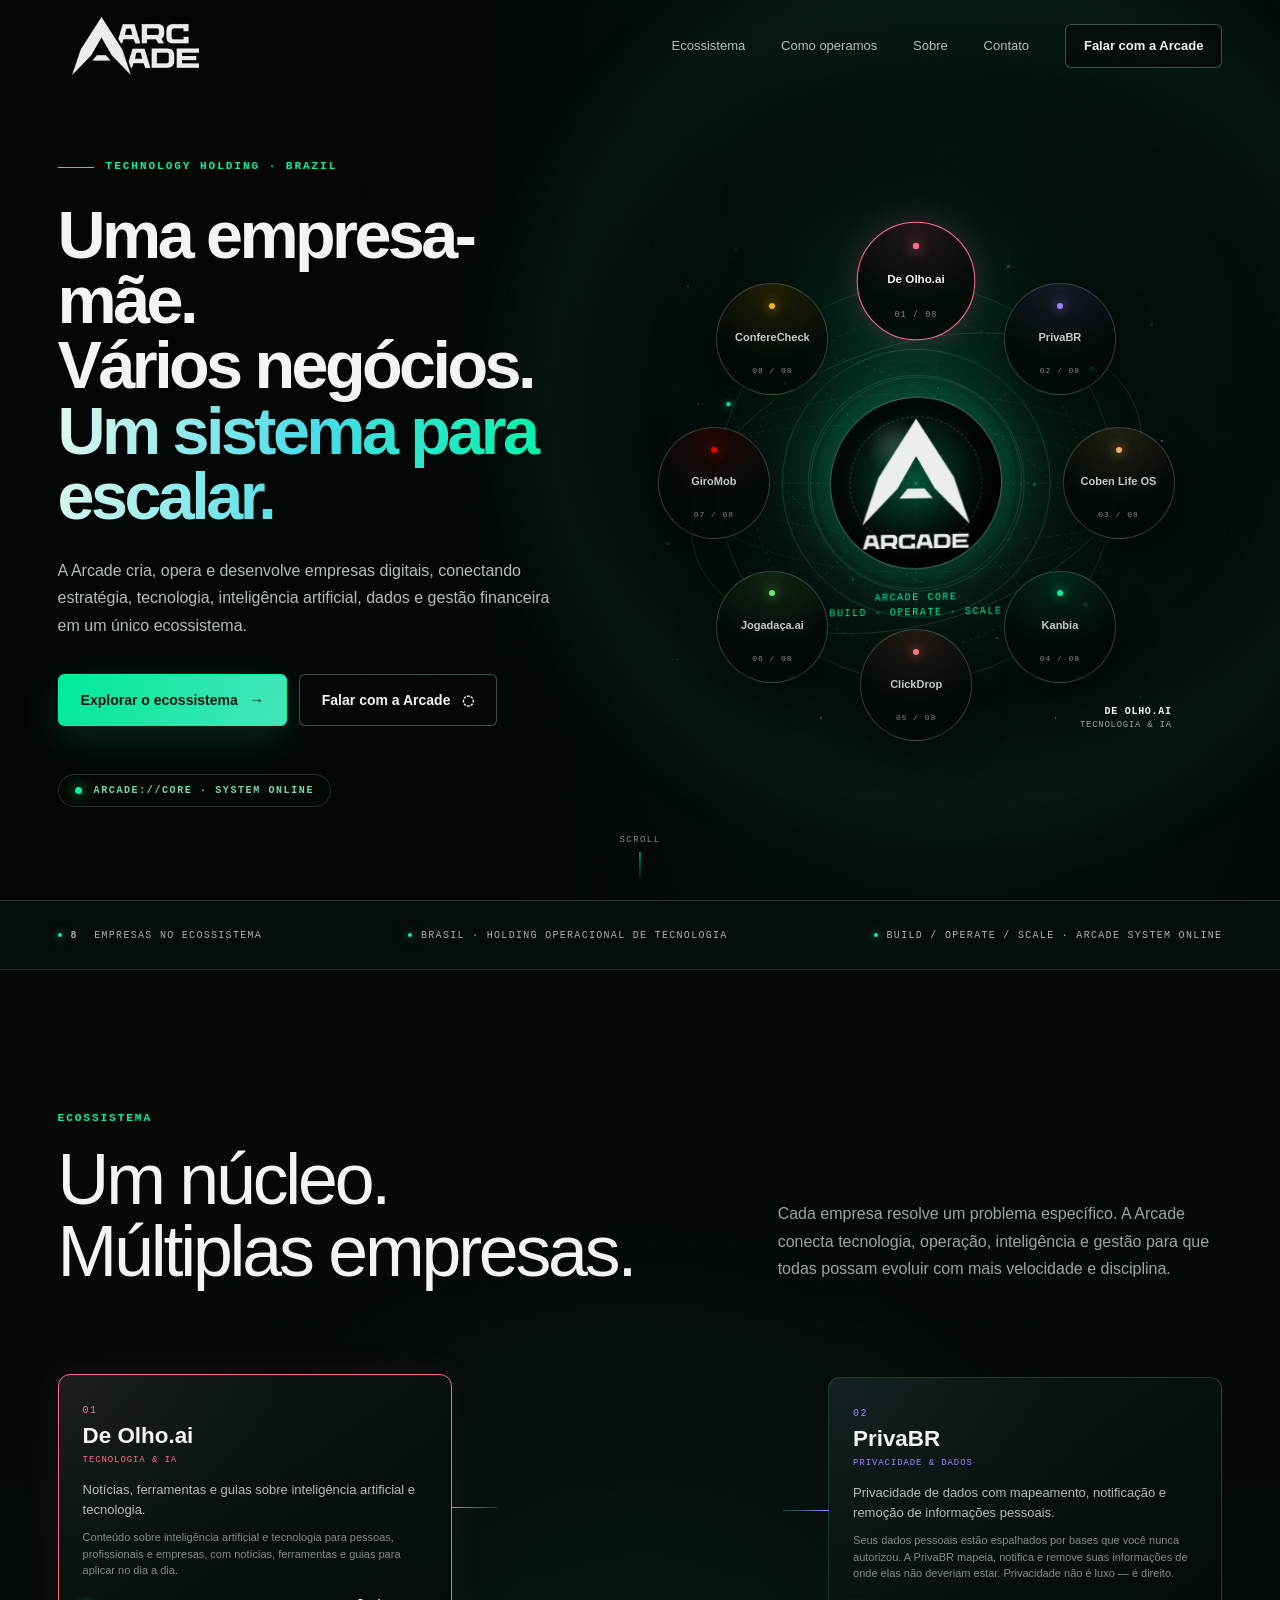
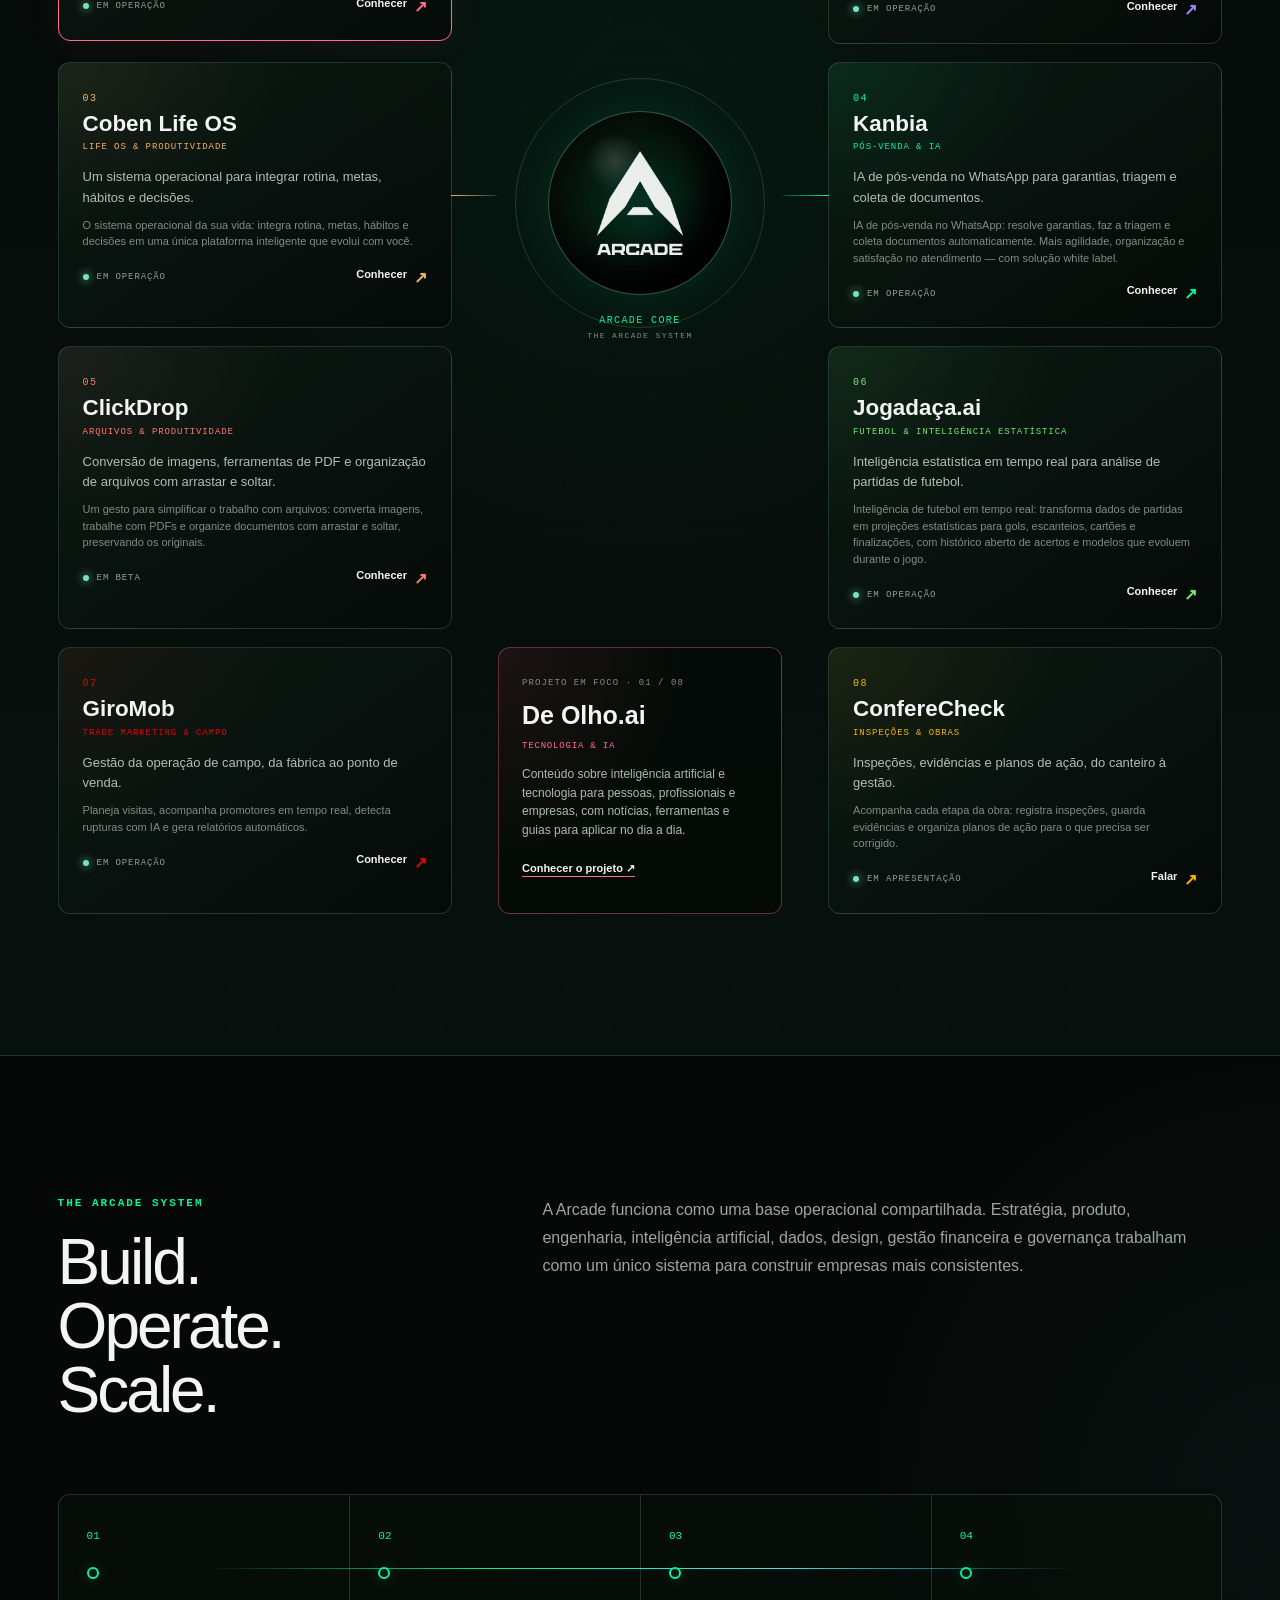
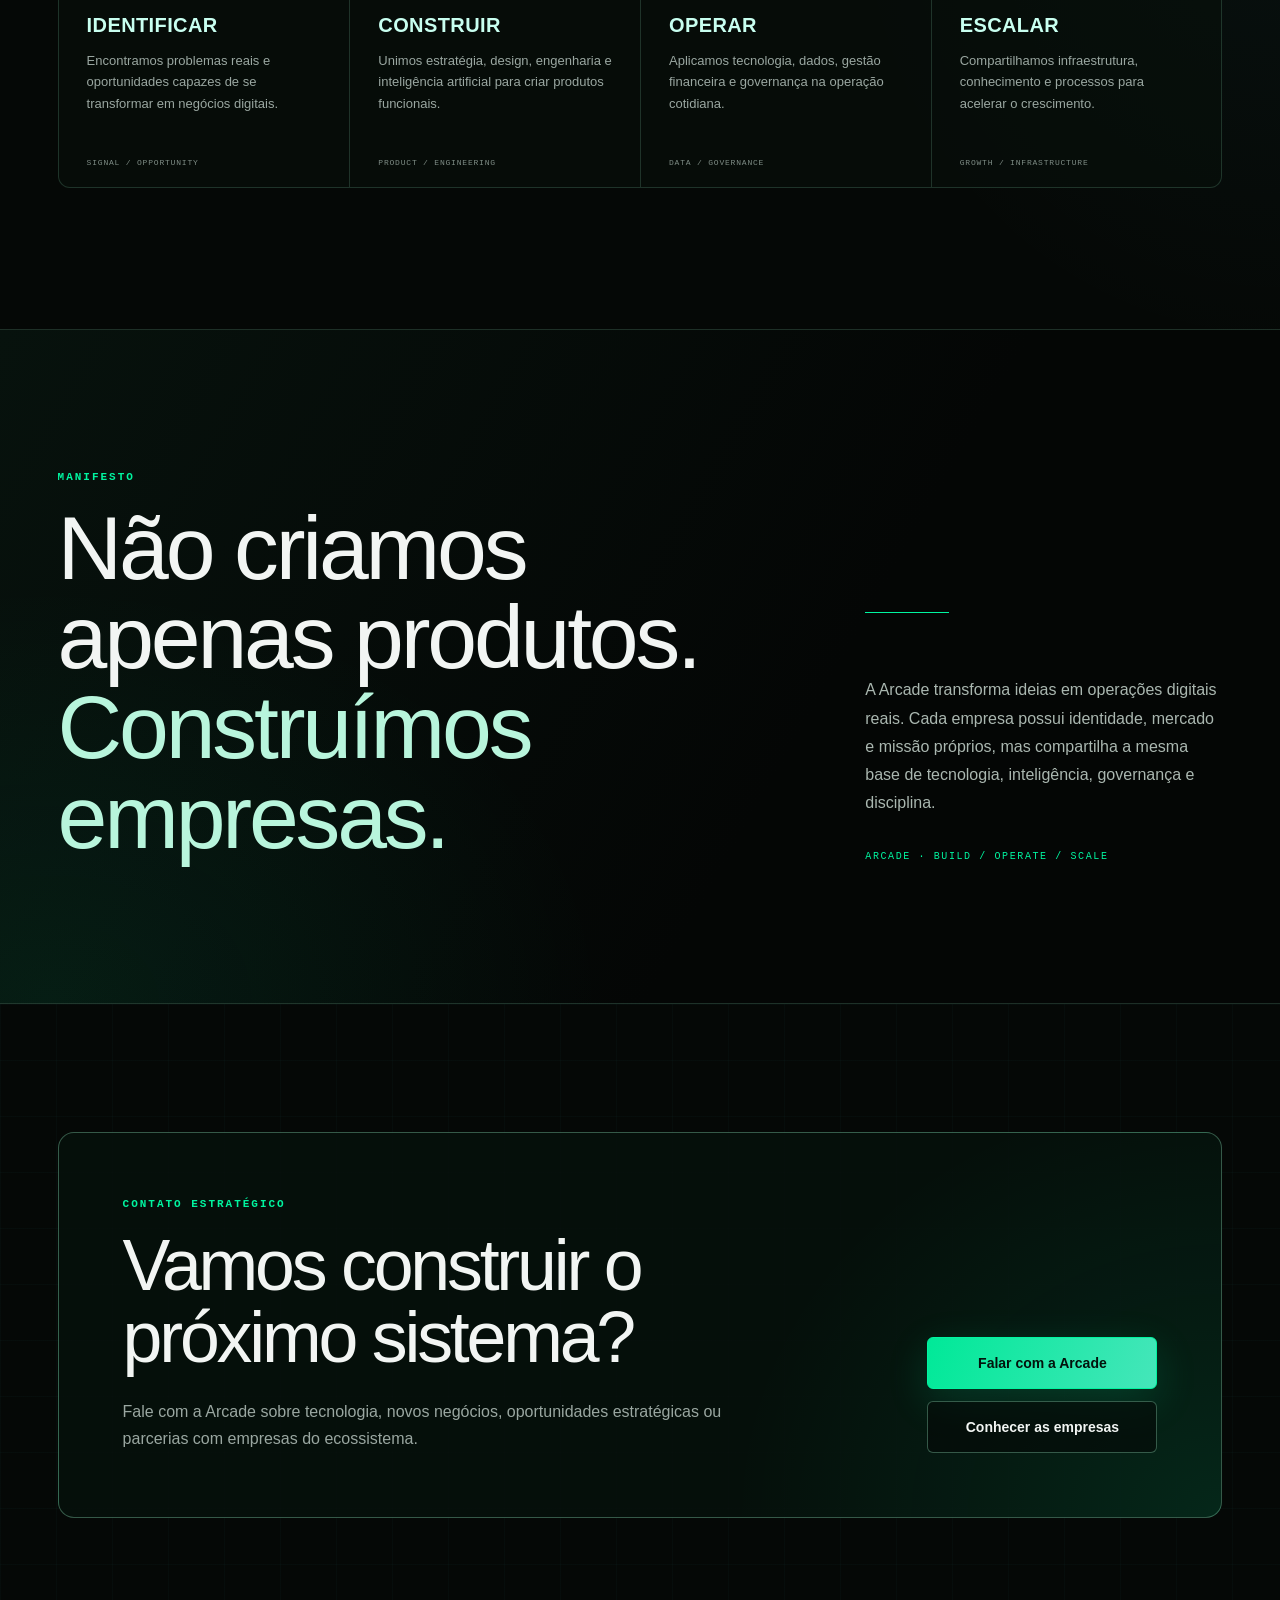
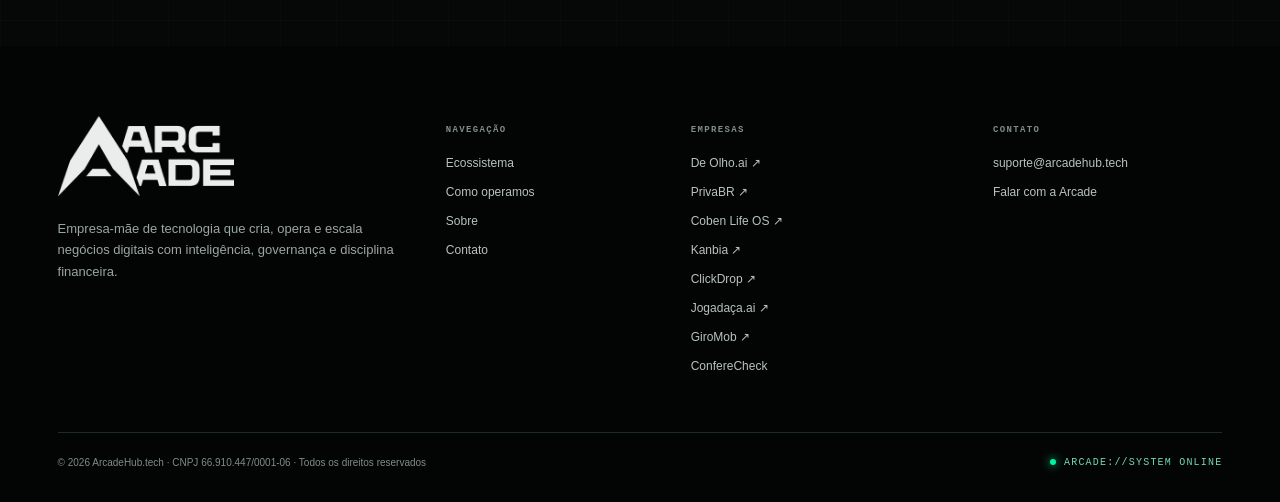
<file: index.html>
<!DOCTYPE html>
<html lang="pt-BR">
<head>
<meta charset="UTF-8">
<meta name="viewport" content="width=device-width,initial-scale=1,viewport-fit=cover">
<meta http-equiv="Content-Security-Policy" content="default-src 'self';script-src 'self' 'unsafe-inline';style-src 'self' 'unsafe-inline';img-src 'self' data:;connect-src 'self' https://*.supabase.co;base-uri 'self';form-action 'self';object-src 'none';upgrade-insecure-requests">
<meta http-equiv="X-Content-Type-Options" content="nosniff">
<meta http-equiv="Referrer-Policy" content="strict-origin-when-cross-origin">
<meta name="theme-color" content="#050706">
<title>Arcade Hub | Holding de tecnologia e venture studio</title>
<meta name="description" content="A Arcade cria, opera e escala empresas digitais com tecnologia, inteligência artificial, dados, governança e disciplina financeira.">
<meta name="robots" content="index, follow">
<meta property="og:title" content="Arcade Hub | Holding de tecnologia e venture studio">
<meta property="og:description" content="A Arcade cria, opera e escala empresas digitais com tecnologia, inteligência artificial, dados, governança e disciplina financeira.">
<meta property="og:type" content="website">
<meta property="og:locale" content="pt_BR">
<meta property="og:url" content="https://arcadehub.tech/">
<meta property="og:image" content="https://arcadehub.tech/og-image.png">
<meta property="og:image:width" content="1200">
<meta property="og:image:height" content="630">
<meta property="og:image:alt" content="ARCADE — holding de tecnologia e venture studio">
<meta name="twitter:card" content="summary_large_image">
<meta name="twitter:title" content="Arcade Hub | Holding de tecnologia e venture studio">
<meta name="twitter:description" content="A Arcade cria, opera e escala empresas digitais com tecnologia, inteligência artificial, dados, governança e disciplina financeira.">
<meta name="twitter:image" content="https://arcadehub.tech/og-image.png">
<link rel="canonical" href="https://arcadehub.tech/">
<link rel="icon" type="image/png" href="favicon.png">
<link rel="apple-touch-icon" href="favicon.png">
<script type="application/ld+json">{"@context":"https://schema.org","@type":"Organization","name":"Arcade Hub","alternateName":"ARCADE","url":"https://arcadehub.tech/","logo":"https://arcadehub.tech/assets/brand/arcade-logo-alt.png","email":"suporte@arcadehub.tech","taxID":"66.910.447/0001-06","description":"Holding operacional de tecnologia que cria, opera e escala empresas digitais."}</script>
<style>
:root{--black:#050706;--deep:#071510;--surface:#0b1511;--green:#00f5a0;--cyan:#49dce8;--white:#f2f5f3;--muted:#9aa7a1;--quiet:#7f8d86;--border:rgba(160,255,210,.16);--strong:rgba(160,255,210,.31);--glow:rgba(0,245,160,.22);--danger:#ff8b8b;--success:#76e4b9;--display:"Space Grotesk","Aptos Display","Segoe UI Variable Display","Segoe UI",sans-serif;--sans:Inter,"Aptos","Segoe UI Variable","Segoe UI",sans-serif;--mono:"Cascadia Code","SFMono-Regular",Consolas,monospace;--max:1400px;--x:clamp(20px,4.5vw,72px);--header:92px;--ease:cubic-bezier(.2,.75,.25,1)}
*,*:before,*:after{box-sizing:border-box}
html{min-width:320px;scroll-behavior:smooth;background:var(--black)}
body{min-width:320px;margin:0;overflow-x:hidden;color:var(--white);font-family:var(--sans);background:radial-gradient(60% 35% at 74% 4%,rgba(0,245,160,.055),transparent 76%),linear-gradient(#040605 0%,var(--black) 36%,#07100c);text-rendering:optimizeLegibility}
body.menu-open,body.modal-open{overflow:hidden}button,input,select,textarea{font:inherit}a{color:inherit}img,svg{display:block;max-width:100%}
::selection{color:#02120b;background:var(--green)}:focus-visible{outline:2px solid var(--green);outline-offset:4px}
.skip{position:fixed;z-index:2000;top:12px;left:12px;padding:10px 14px;color:var(--black);background:var(--green);transform:translateY(-160%)}.skip:focus{transform:none}
.sr{position:absolute!important;width:1px!important;height:1px!important;padding:0!important;margin:-1px!important;overflow:hidden!important;clip:rect(0,0,0,0)!important;white-space:nowrap!important;border:0!important}
.container{width:min(100%,var(--max));margin:auto;padding-inline:var(--x)}
.eyebrow,.kicker,.tech{color:var(--green);font:600 11px/1.4 var(--mono);letter-spacing:.18em;text-transform:uppercase}
.button{min-height:52px;display:inline-flex;align-items:center;justify-content:center;gap:12px;padding:0 22px;border:1px solid var(--strong);border-radius:6px;color:var(--white);background:rgba(5,9,7,.62);text-decoration:none;font-size:14px;font-weight:650;transition:.18s}
.button:hover,.button:focus-visible{border-color:rgba(0,245,160,.72);background:rgba(0,245,160,.08);box-shadow:0 0 28px rgba(0,245,160,.08);transform:translateY(-2px)}
.primary{border-color:var(--green);color:#03130c;background:linear-gradient(110deg,#00e998,#45e6ba);box-shadow:0 12px 42px rgba(0,245,160,.15)}.primary:hover,.primary:focus-visible{color:#020a06;background:var(--white)}
.compact{min-height:44px;padding-inline:18px;font-size:13px}
.site-header{position:fixed;z-index:100;inset:0 0 auto;height:var(--header);border-bottom:1px solid transparent;transition:.24s var(--ease)}
.site-header.scrolled{height:76px;border-color:var(--border);background:rgba(4,8,6,.84);box-shadow:0 14px 40px rgba(0,0,0,.24);backdrop-filter:blur(18px)}
.header-inner{height:100%;display:flex;align-items:center;justify-content:space-between;gap:30px}
.logo{display:inline-block;color:var(--white);background:currentColor;-webkit-mask:url("assets/brand/arcade-logo-horizontal.webp") center/contain no-repeat;mask:url("assets/brand/arcade-logo-horizontal.webp") center/contain no-repeat}
.logo-header{width:156px;height:58px}.logo-footer{width:176px;height:80px}.logo-mark{width:108px;height:132px;-webkit-mask-image:url("assets/brand/arcade-logo-vertical.webp");mask-image:url("assets/brand/arcade-logo-vertical.webp")}
.brand{display:inline-flex;color:var(--white);text-decoration:none}.desktop-nav{display:flex;align-items:center;gap:clamp(20px,2.8vw,42px)}
.desktop-nav>a:not(.button){position:relative;padding:12px 0;color:#b4beb9;text-decoration:none;font-size:13px}.desktop-nav>a:not(.button):hover{color:var(--white)}
.desktop-nav>a:not(.button):after{content:"";position:absolute;inset:auto 0 5px;height:1px;background:var(--green);transform:scaleX(0);transition:.18s}.desktop-nav>a:hover:after{transform:scaleX(1)}
.menu-toggle{width:48px;height:48px;display:none;place-items:center;padding:0;border:1px solid var(--strong);border-radius:8px;color:var(--white);background:#06100c;cursor:pointer}
.menu-toggle span,.menu-toggle:before,.menu-toggle:after{content:"";width:21px;height:1px;display:block;background:currentColor;transition:.18s}.menu-toggle span{margin-block:5px}.menu-toggle[aria-expanded=true] span{opacity:0}.menu-toggle[aria-expanded=true]:before{transform:translateY(6px) rotate(45deg)}.menu-toggle[aria-expanded=true]:after{transform:translateY(-6px) rotate(-45deg)}
.mobile-menu{position:fixed;z-index:90;inset:76px 0 auto;display:none;padding:18px var(--x) 26px;border-bottom:1px solid var(--border);background:rgba(4,8,6,.98);box-shadow:0 30px 70px #000}.mobile-menu.open{display:grid}.mobile-menu a{min-height:50px;display:flex;align-items:center;border-bottom:1px solid var(--border);text-decoration:none}.mobile-menu .button{margin-top:16px}
.hero{position:relative;min-height:100svh;overflow:hidden;isolation:isolate}.hero:before{content:"";position:absolute;z-index:-2;inset:0;background:linear-gradient(rgba(73,220,232,.025) 1px,transparent 1px),linear-gradient(90deg,rgba(73,220,232,.025) 1px,transparent 1px);background-size:72px 72px;mask-image:radial-gradient(circle at 72% 48%,#000,transparent 65%)}
.hero:after{content:"";position:absolute;z-index:-1;width:min(76vw,1050px);aspect-ratio:1;top:-10%;right:-13%;border-radius:50%;background:radial-gradient(circle at 44% 46%,rgba(0,245,160,.1),transparent 25%),radial-gradient(circle,transparent 44%,rgba(73,220,232,.05) 60%,transparent 72%);filter:blur(18px)}
.hero-inner{min-height:100svh;display:grid;grid-template-columns:minmax(0,.9fr) minmax(500px,1.1fr);align-items:center;gap:clamp(28px,4vw,68px);padding-top:calc(var(--header) + 52px);padding-bottom:78px}
.hero-copy{position:relative;z-index:3;max-width:660px}.hero .eyebrow{display:flex;align-items:center;gap:12px;margin:0 0 28px}.hero .eyebrow:before{content:"";width:36px;height:1px;background:var(--green);box-shadow:0 0 12px var(--glow)}
h1{margin:0;font:590 clamp(54px,5.2vw,78px)/.98 var(--display);letter-spacing:clamp(-4px,-.28vw,-2px)}h1 span{display:block}.hero-accent{color:#cff9e7;background:linear-gradient(98deg,#dff9ee,var(--cyan),var(--green));-webkit-background-clip:text;background-clip:text;-webkit-text-fill-color:transparent}
.hero-desc{max-width:610px;margin:28px 0 0;color:#b4beb9;font-size:clamp(15px,1.25vw,18px);line-height:1.72}.hero-actions{display:flex;flex-wrap:wrap;gap:12px;margin-top:34px}
.status{width:fit-content;display:flex;align-items:center;gap:12px;margin-top:48px;padding:10px 16px;border:1px solid var(--border);border-radius:999px;color:#71d9b4;background:rgba(5,10,7,.5);font:600 10px var(--mono);letter-spacing:.16em;text-transform:uppercase}.status:before{content:"";width:7px;height:7px;border-radius:50%;background:var(--green);box-shadow:0 0 14px var(--green)}
.continue{position:absolute;left:50%;bottom:18px;display:grid;place-items:center;gap:7px;color:var(--quiet);font:9px var(--mono);letter-spacing:.16em;text-decoration:none;text-transform:uppercase;transform:translateX(-50%)}.continue:after{content:"";width:1px;height:30px;background:linear-gradient(var(--green),transparent)}
.core-visual{--px:0px;--py:0px;position:relative;z-index:2;perspective:1100px}.core-stage{position:relative;width:min(100%,720px);aspect-ratio:1;margin:auto;transform:translate3d(var(--px),var(--py),0);transition:transform .28s var(--ease)}
.core-stage:before,.core-stage:after{content:"";position:absolute;border-radius:50%;pointer-events:none}.core-stage:before{inset:7%;border:1px solid rgba(73,220,232,.09);background:radial-gradient(circle,rgba(0,245,160,.035),transparent 63%);transform:rotateX(67deg) rotateZ(-18deg)}.core-stage:after{inset:17% 4%;border:1px solid rgba(0,245,160,.12);transform:rotateX(72deg) rotateZ(22deg)}
.core-svg{width:100%;height:100%;overflow:visible}.grid-line{stroke:rgba(73,220,232,.11);stroke-width:1;stroke-dasharray:2 9}.ring{fill:none;stroke:rgba(160,255,210,.16);stroke-width:1}.ring.strong{stroke:rgba(0,245,160,.3)}.ring.dash{stroke-dasharray:3 8}.orbits{transform-origin:360px 360px;animation:turn 56s linear infinite}.connection{stroke:rgba(160,255,210,.2);stroke-width:1.2;stroke-dasharray:2 8;transition:.22s}.connection.active{stroke:var(--active,var(--green));stroke-width:2;filter:url(#glowLine)}.signal{fill:var(--green);filter:url(#glowDot)}@keyframes turn{to{transform:rotate(360deg)}}
.core-center{position:absolute;z-index:4;top:50%;left:50%;width:clamp(174px,28%,220px);aspect-ratio:1;display:grid;place-items:center;border:1px solid rgba(160,255,210,.42);border-radius:50%;background:radial-gradient(circle at 37% 28%,rgba(242,245,243,.16),transparent 17%),radial-gradient(circle,rgba(0,245,160,.13),#040c08 60%,#020403);box-shadow:inset -22px -28px 48px rgba(0,0,0,.72),0 0 0 14px rgba(0,245,160,.025),0 0 58px rgba(0,245,160,.17);transform:translate(-50%,-50%) rotateX(7deg) rotateY(-8deg)}
.core-center:before,.core-center:after{content:"";position:absolute;border-radius:50%}.core-center:before{inset:-12%;border:1px solid rgba(73,220,232,.15)}.core-center:after{inset:11%;border:1px dashed rgba(160,255,210,.2);animation:turn 32s linear infinite reverse}.core-center .logo{z-index:2;filter:drop-shadow(0 0 17px rgba(0,245,160,.28))}
.core-label{position:absolute;top:calc(100% + 22px);left:50%;width:230px;color:var(--green);font:10px/1.5 var(--mono);letter-spacing:.16em;text-align:center;text-transform:uppercase;transform:translateX(-50%)}
.core-node{--node:var(--green);position:absolute;z-index:6;width:112px;aspect-ratio:1;display:grid;place-items:center;gap:3px;padding:9px 8px;border:1px solid rgba(160,255,210,.23);border-radius:50%;color:#c1ccc7;background:radial-gradient(circle at 50% 0%,color-mix(in srgb,var(--node) 13%,transparent),transparent 62%),rgba(4,10,7,.88);box-shadow:0 12px 38px rgba(0,0,0,.38);cursor:pointer;transform:translate(-50%,-50%);transition:.2s var(--ease)}
.core-node:before{content:"";width:6px;height:6px;border-radius:50%;background:var(--node);box-shadow:0 0 12px var(--node)}.core-node strong{max-width:90px;font-size:11px;line-height:1.15;text-align:center}.core-node small{color:var(--quiet);font:8px var(--mono);letter-spacing:.12em}
.core-node:hover,.core-node:focus-visible,.core-node.active{z-index:8;border-color:var(--node);color:var(--white);box-shadow:0 0 30px color-mix(in srgb,var(--node) 20%,transparent);transform:translate(-50%,-50%) scale(1.06)}
.core-node[data-pos="0"]{top:12%;left:50%}.core-node[data-pos="1"]{top:23%;left:77%}.core-node[data-pos="2"]{top:50%;left:88%}.core-node[data-pos="3"]{top:77%;left:77%}.core-node[data-pos="4"]{top:88%;left:50%}.core-node[data-pos="5"]{top:77%;left:23%}.core-node[data-pos="6"]{top:50%;left:12%}.core-node[data-pos="7"]{top:23%;left:23%}
.core-readout{position:absolute;z-index:7;right:2%;bottom:3%;max-width:190px;color:var(--muted);font:9px/1.55 var(--mono);letter-spacing:.08em;text-align:right;text-transform:uppercase}.core-readout strong{display:block;color:var(--white);font-size:10px}
.particles{position:absolute;inset:0;pointer-events:none}.particle{position:absolute;width:var(--s);height:var(--s);border-radius:50%;background:var(--cyan);opacity:var(--o);box-shadow:0 0 8px var(--cyan);animation:drift var(--d) ease-in-out infinite alternate}@keyframes drift{to{transform:translate(var(--dx),var(--dy));opacity:.15}}
.readout{border-block:1px solid var(--border);background:rgba(6,15,11,.78)}.readout-inner{min-height:68px;display:flex;align-items:center;justify-content:space-between;gap:20px;color:#a7b5af;font:10px/1.5 var(--mono);letter-spacing:.13em;text-transform:uppercase}.readout-inner span{display:inline-flex;align-items:center;gap:9px}.readout-inner span:before{content:"";width:4px;height:4px;border-radius:50%;background:var(--green);box-shadow:0 0 10px var(--green)}
.section{position:relative;padding-block:clamp(104px,11vw,160px);border-bottom:1px solid var(--border)}.section-head{display:grid;grid-template-columns:1fr minmax(320px,.72fr);align-items:end;gap:clamp(36px,8vw,120px);margin-bottom:clamp(56px,7vw,90px)}.kicker{display:block;margin-bottom:18px}
.section-head h2,.manifesto h2,.contact h2{margin:0;font:480 clamp(44px,5.6vw,76px)/1 var(--display);letter-spacing:clamp(-3.8px,-.25vw,-2px)}.section-head p{max-width:580px;margin:0 0 5px auto;color:var(--muted);font-size:16px;line-height:1.72}
.ecosystem{overflow:hidden;background:radial-gradient(54% 40% at 50% 43%,rgba(0,245,160,.052),transparent 72%),linear-gradient(#050807,#07110d)}.ecosystem:before{content:"";position:absolute;inset:0;background-image:radial-gradient(circle,rgba(73,220,232,.14) 1px,transparent 1.5px);background-size:42px 42px;mask-image:linear-gradient(90deg,transparent,#000 22%,#000 78%,transparent);opacity:.2}
.eco-map{position:relative;display:grid;grid-template-columns:1fr minmax(280px,.72fr) 1fr;grid-template-areas:"c0 core c1" "c2 core c3" "c4 core c5" "c6 detail c7";gap:18px clamp(22px,3.6vw,52px)}
.company{--company:var(--green);position:relative;z-index:2;min-height:192px;padding:24px;border:1px solid var(--border);border-radius:12px;background:radial-gradient(90% 100% at 0 0,color-mix(in srgb,var(--company) 7%,transparent),transparent 65%),linear-gradient(145deg,rgba(13,28,21,.86),rgba(5,10,8,.92));transition:.22s var(--ease)}
.company[data-order="0"]{grid-area:c0}.company[data-order="1"]{grid-area:c1}.company[data-order="2"]{grid-area:c2}.company[data-order="3"]{grid-area:c3}.company[data-order="4"]{grid-area:c4}.company[data-order="5"]{grid-area:c5}.company[data-order="6"]{grid-area:c6}.company[data-order="7"]{grid-area:c7}
.company:hover,.company:focus-within,.company.active{border-color:var(--company);box-shadow:0 0 34px color-mix(in srgb,var(--company) 8%,transparent);transform:translateY(-3px)}.company h3{margin:6px 0}.company-index{color:var(--company);font:10px var(--mono);letter-spacing:.15em}.company-select{padding:0;border:0;color:var(--white);background:transparent;font:560 clamp(19px,1.75vw,25px)/1.15 var(--display);text-align:left;cursor:pointer}.category{margin:0 0 15px;color:var(--company);font:9px var(--mono);letter-spacing:.1em;text-transform:uppercase}.summary{margin:0;color:#b2bdb8;font-size:13px;line-height:1.55}.description{margin:9px 0 0;color:var(--quiet);font-size:11px;line-height:1.5}.company-foot{display:flex;align-items:center;justify-content:space-between;gap:12px;margin-top:18px}.company-status{display:inline-flex;align-items:center;gap:8px;color:#91a099;font:9px var(--mono);letter-spacing:.1em;text-transform:uppercase}.company-status:before{content:"";width:6px;height:6px;border-radius:50%;background:var(--success);box-shadow:0 0 10px var(--success)}.company-link{display:inline-flex;gap:7px;color:var(--white);text-decoration:none;font-size:11px;font-weight:650}.company-link span{color:var(--company);font-size:16px}
.eco-core{grid-area:core;position:relative;z-index:1;min-height:406px;display:grid;place-items:center}.eco-core:before,.eco-core:after{content:"";position:absolute;border:1px solid var(--border);border-radius:50%}.eco-core:before{width:88%;aspect-ratio:1}.eco-core:after{width:62%;aspect-ratio:1;border-style:dashed;animation:turn 42s linear infinite}
.eco-sphere{position:relative;z-index:2;width:184px;aspect-ratio:1;display:grid;place-items:center;border:1px solid var(--strong);border-radius:50%;background:radial-gradient(circle at 36% 27%,rgba(242,245,243,.16),transparent 16%),radial-gradient(circle,rgba(0,245,160,.13),#06100b 61%,#020403);box-shadow:inset -20px -24px 40px #000,0 0 60px rgba(0,245,160,.11)}.eco-sphere .logo{width:86px;height:105px}.eco-label{position:absolute;top:calc(50% + 112px);color:var(--green);font:10px var(--mono);letter-spacing:.14em;text-align:center;text-transform:uppercase}.eco-label span{display:block;margin-top:5px;color:var(--quiet);font-size:8px}
.detail{--detail:var(--green);grid-area:detail;position:relative;z-index:2;min-height:192px;padding:23px;border:1px solid color-mix(in srgb,var(--detail) 38%,transparent);border-radius:12px;background:radial-gradient(100% 120% at 0 0,color-mix(in srgb,var(--detail) 10%,transparent),transparent 66%),rgba(5,11,8,.94)}.detail-label{color:var(--quiet);font:9px var(--mono);letter-spacing:.12em;text-transform:uppercase}.detail h3{margin:12px 0 4px;font:550 25px var(--display)}.detail-cat{color:var(--detail);font:9px var(--mono);letter-spacing:.09em;text-transform:uppercase}.detail-desc{margin:13px 0 18px;color:#aebbb4;font-size:12px;line-height:1.55}.detail-link{font-size:11px;font-weight:650;text-underline-offset:4px;text-decoration-color:var(--detail)}
.system{background:radial-gradient(45% 70% at 100% 50%,rgba(73,220,232,.04),transparent 76%),#050806}.system-intro{display:grid;grid-template-columns:.72fr 1.28fr;gap:clamp(40px,8vw,130px);margin-bottom:72px}.system-intro h2{margin:0;font:480 clamp(45px,5vw,70px)/1 var(--display);letter-spacing:-3px}.system-intro p{max-width:650px;margin:0;color:var(--muted);font-size:16px;line-height:1.75}
.ops{position:relative;display:grid;grid-template-columns:repeat(4,1fr);border:1px solid var(--border);border-radius:12px;overflow:hidden;background:rgba(8,17,12,.56)}.ops:before{content:"";position:absolute;top:73px;left:12.5%;right:12.5%;height:1px;background:linear-gradient(90deg,transparent,var(--green),var(--cyan),transparent)}.step{position:relative;min-height:292px;padding:30px 28px 34px;border-left:1px solid var(--border)}.step:first-child{border:0}.step-num{color:var(--green);font:11px var(--mono)}.step-signal{position:relative;width:12px;height:12px;display:block;margin:24px 0 35px;border:2px solid var(--green);border-radius:50%;background:var(--surface);box-shadow:0 0 16px var(--glow)}.step h3{margin:0 0 13px;color:#c8fff0;font:560 20px var(--display);letter-spacing:.02em}.step p{margin:0;color:var(--muted);font-size:13px;line-height:1.65}.step-meta{position:absolute;inset:auto 28px 20px;color:var(--quiet);font:8px var(--mono);letter-spacing:.1em;text-transform:uppercase}
.manifesto{overflow:hidden;background:radial-gradient(70% 100% at 4% 100%,rgba(0,245,160,.07),transparent 62%),linear-gradient(120deg,#07120d,#040605 62%)}.manifesto-grid{display:grid;grid-template-columns:1.18fr minmax(320px,.62fr);gap:clamp(48px,10vw,150px);align-items:end}.manifesto h2{font-size:clamp(48px,7vw,94px)}.manifesto h2 span{display:block}.manifesto h2 span:last-child{color:#b8f5dc}.manifesto-copy{position:relative;padding-top:64px}.manifesto-copy:before{content:"";position:absolute;inset:0 auto auto;width:84px;height:1px;background:var(--green)}.manifesto-copy p{margin:0;color:#aab7b0;font-size:16px;line-height:1.76}.signature{display:block;margin-top:34px;color:var(--green);font:10px var(--mono);letter-spacing:.16em;text-transform:uppercase}
.contact{padding-block:clamp(100px,10vw,150px);background:linear-gradient(rgba(73,220,232,.025) 1px,transparent 1px),linear-gradient(90deg,rgba(73,220,232,.025) 1px,transparent 1px),#050806;background-size:56px 56px}.contact-panel{position:relative;overflow:hidden;display:grid;grid-template-columns:1fr auto;gap:50px;align-items:end;padding:clamp(34px,5vw,72px);border:1px solid var(--strong);border-radius:16px;background:radial-gradient(60% 160% at 100% 100%,rgba(0,245,160,.1),transparent 70%),rgba(7,17,12,.85)}.contact h2{max-width:800px}.contact p{max-width:650px;margin:24px 0 0;color:var(--muted);font-size:16px;line-height:1.72}.contact-actions{display:grid;gap:12px;min-width:230px}
.footer{padding-block:70px 34px;background:#030504}.footer-grid{display:grid;grid-template-columns:1.2fr .7fr .9fr .8fr;gap:44px}.footer-brand p{max-width:350px;margin:18px 0 0;color:var(--muted);font-size:13px;line-height:1.65}.footer-col h2{margin:9px 0 18px;color:var(--quiet);font:600 9px var(--mono);letter-spacing:.15em;text-transform:uppercase}.footer-col ul{margin:0;padding:0;list-style:none}.footer-col li+li{margin-top:11px}.footer-col a{color:#b8c3bd;text-decoration:none;font-size:12px}.footer-col a:hover{color:var(--green)}.footer-bottom{display:flex;justify-content:space-between;gap:20px;margin-top:58px;padding-top:24px;border-top:1px solid var(--border);color:var(--quiet);font-size:10px}.online{display:inline-flex;align-items:center;gap:8px;color:#72d8b3;font:10px var(--mono);letter-spacing:.12em;text-transform:uppercase}.online:before{content:"";width:6px;height:6px;border-radius:50%;background:var(--green);box-shadow:0 0 10px var(--green)}
.modal{position:fixed;z-index:1000;inset:0;display:none;place-items:center;padding:20px;background:rgba(1,4,2,.84);backdrop-filter:blur(14px)}.modal.open{display:grid}.modal-card{width:min(100%,520px);max-height:min(92svh,760px);overflow:auto;padding:30px;border:1px solid var(--strong);border-radius:14px;background:linear-gradient(160deg,#0c1913,#050806 68%);box-shadow:0 38px 120px #000}.modal-head{display:flex;justify-content:space-between;gap:20px}.modal-card h2{margin:0;font:560 28px var(--display)}.modal-close{width:42px;height:42px;border:1px solid var(--border);border-radius:50%;color:var(--white);background:transparent;cursor:pointer;font-size:22px}.modal-sub{margin:8px 0 24px;color:var(--muted);font-size:13px;line-height:1.55}.field{margin-bottom:14px}.field label{display:block;margin-bottom:7px;color:#a9b6af;font:9px var(--mono);letter-spacing:.1em;text-transform:uppercase}.field input,.field select,.field textarea{width:100%;min-height:46px;padding:11px 12px;border:1px solid var(--border);border-radius:6px;color:var(--white);background:rgba(255,255,255,.035)}.field textarea{min-height:108px;resize:vertical}.field option{background:var(--surface)}.field input:focus,.field select:focus,.field textarea:focus{border-color:var(--green);outline:2px solid rgba(0,245,160,.1)}.hp{position:absolute!important;left:-9999px!important;width:1px;height:1px;opacity:0}.modal-actions{display:flex;gap:10px;margin-top:22px}.modal-actions button{flex:1;min-height:47px;border-radius:6px;cursor:pointer;font-weight:650}.cancel{border:1px solid var(--border);color:var(--white);background:transparent}.send{border:1px solid var(--green);color:#03110b;background:var(--green)}.send:disabled{cursor:wait;opacity:.56}.form-msg{min-height:20px;margin-top:13px;color:var(--muted);font-size:12px;text-align:center}
.reveal{opacity:1;transform:none}
@supports(animation-timeline:view()){.reveal{animation:sectionReveal both linear;animation-timeline:view();animation-range:entry 0% entry 28%}@keyframes sectionReveal{from{opacity:.22;transform:translateY(18px)}to{opacity:1;transform:none}}}
@media(min-width:1081px){.company[data-order="0"]:after,.company[data-order="2"]:after{content:"";position:absolute;top:50%;left:100%;width:clamp(22px,3.6vw,52px);height:1px;background:linear-gradient(90deg,var(--company),rgba(0,245,160,.22))}.company[data-order="1"]:before,.company[data-order="3"]:before{content:"";position:absolute;top:50%;right:100%;width:clamp(22px,3.6vw,52px);height:1px;background:linear-gradient(90deg,rgba(0,245,160,.22),var(--company))}}
@media(max-width:1080px){:root{--header:78px}.desktop-nav{display:none}.menu-toggle{display:grid}.hero-inner{grid-template-columns:1fr;gap:44px;padding-top:126px}.hero-copy{max-width:760px}.core-stage{max-width:680px}.continue{display:none}.section-head{grid-template-columns:1fr;gap:28px}.section-head p{margin-left:0}.eco-map{grid-template-columns:1fr 1fr;grid-template-areas:"core core" "detail detail" "c0 c1" "c2 c3" "c4 c5" "c6 c7"}.eco-core{min-height:340px}.detail{min-height:0}.system-intro{grid-template-columns:1fr;gap:28px}.ops{grid-template-columns:1fr 1fr}.ops:before{display:none}.step:nth-child(3){border-left:0;border-top:1px solid var(--border)}.step:nth-child(4){border-top:1px solid var(--border)}.manifesto-grid{grid-template-columns:1fr;gap:36px}.manifesto-copy{padding-top:38px}.footer-grid{grid-template-columns:1fr 1fr 1fr}.footer-brand{grid-column:1/-1}}
@media(max-width:700px){:root{--x:20px}.site-header,.site-header.scrolled{height:72px}.logo-header{width:142px;height:54px}.mobile-menu{top:72px}.hero-inner{gap:34px;padding-top:110px;padding-bottom:62px}.hero .eyebrow{margin-bottom:22px;font-size:9px;letter-spacing:.15em}h1{font-size:clamp(41px,12vw,57px);line-height:1.01;letter-spacing:-2.6px}.hero-desc{margin-top:22px;font-size:15px;line-height:1.62}.hero-actions{margin-top:26px}.hero-actions .button{width:100%}.status{margin-top:28px;padding:9px 12px;font-size:8px;letter-spacing:.1em}.core-stage{width:calc(100% + 16px);margin-left:-8px}.core-center{width:31%;min-width:126px}.core-center .logo{width:76px;height:94px}.core-label{top:calc(100% + 15px);font-size:8px}.core-node{width:76px;padding:7px 5px}.core-node strong{max-width:66px;font-size:8px}.core-node small{display:none}.core-node[data-pos="2"]{left:84%}.core-node[data-pos="6"]{left:16%}.core-node[data-pos="1"],.core-node[data-pos="3"]{left:76%}.core-node[data-pos="5"],.core-node[data-pos="7"]{left:24%}.core-readout{right:5%;bottom:0;max-width:132px;font-size:7px}.readout-inner{min-height:82px;display:grid;grid-template-columns:1fr 1fr;padding-block:16px;font-size:8px}.readout-inner span:nth-child(3){grid-column:1/-1}.section{padding-block:92px}.section-head{margin-bottom:48px}.section-head h2,.manifesto h2,.contact h2{font-size:clamp(40px,12vw,56px)}.section-head p,.system-intro p,.contact p,.manifesto-copy p{font-size:14px}.eco-map{grid-template-columns:1fr;grid-template-areas:"core" "detail" "c0" "c1" "c2" "c3" "c4" "c5" "c6" "c7"}.eco-core{min-height:290px}.eco-sphere{width:152px}.company{min-height:0;padding:22px}.description{display:none}.ops{grid-template-columns:1fr}.step{min-height:250px;border-left:0;border-top:1px solid var(--border)}.step:first-child{border-top:0}.contact-panel{grid-template-columns:1fr;gap:34px;padding:30px 24px}.contact-actions{min-width:0}.footer-grid{grid-template-columns:1fr 1fr}.footer-brand{grid-column:1/-1}.footer-bottom{align-items:flex-start;flex-direction:column}.modal{padding:10px;align-items:end}.modal-card{max-height:94svh;padding:24px 20px;border-radius:14px 14px 0 0}}
@media(max-width:390px){.core-node{width:70px}.core-node strong{font-size:7.5px}.footer-grid{grid-template-columns:1fr}}
@media(prefers-reduced-motion:reduce){html{scroll-behavior:auto}*,*:before,*:after{animation-duration:.01ms!important;animation-iteration-count:1!important;transition-duration:.01ms!important}.particles{display:none}.core-stage{transform:none!important}.reveal{opacity:1;transform:none}}
</style>
</head>
<body>
<a class="skip" href="#conteudo">Pular para o conteúdo</a>
<header class="site-header" id="header">
 <div class="container header-inner">
  <a class="brand" href="#inicio" aria-label="ARCADE — início"><span class="logo logo-header" role="img" aria-label="ARCADE"></span></a>
  <nav class="desktop-nav" aria-label="Navegação principal">
   <a href="#ecossistema">Ecossistema</a><a href="#como-operamos">Como operamos</a><a href="#sobre">Sobre</a><a href="#contato">Contato</a>
   <a class="button compact open-contact" href="#contato">Falar com a Arcade</a>
  </nav>
  <button class="menu-toggle" id="menu-toggle" type="button" aria-expanded="false" aria-controls="mobile-menu" aria-label="Abrir menu"><span aria-hidden="true"></span></button>
 </div>
 <nav class="mobile-menu" id="mobile-menu" aria-label="Navegação móvel" hidden>
  <a href="#ecossistema">Ecossistema</a><a href="#como-operamos">Como operamos</a><a href="#sobre">Sobre</a><a href="#contato">Contato</a>
  <a class="button primary open-contact" href="#contato">Falar com a Arcade</a>
 </nav>
</header>
<main id="conteudo">
 <section class="hero" id="inicio" aria-labelledby="hero-title">
  <div class="container hero-inner">
   <div class="hero-copy reveal visible">
    <p class="eyebrow">Technology holding · Brazil</p>
    <h1 id="hero-title"><span>Uma empresa-mãe.</span><span>Vários negócios.</span><span class="hero-accent">Um sistema para escalar.</span></h1>
    <p class="hero-desc">A Arcade cria, opera e desenvolve empresas digitais, conectando estratégia, tecnologia, inteligência artificial, dados e gestão financeira em um único ecossistema.</p>
    <div class="hero-actions"><a class="button primary" href="#ecossistema">Explorar o ecossistema <span aria-hidden="true">→</span></a><a class="button open-contact" href="#contato">Falar com a Arcade <span aria-hidden="true">◌</span></a></div>
    <div class="status">ARCADE://CORE · SYSTEM ONLINE</div>
   </div>
   <figure class="core-visual reveal visible" aria-labelledby="core-caption">
    <div class="core-stage" id="core-stage">
     <svg class="core-svg" viewBox="0 0 720 720" role="img" aria-label="Arcade Core com as empresas conectadas ao núcleo">
      <defs><filter id="glowDot" x="-100%" y="-100%" width="300%" height="300%"><feGaussianBlur stdDeviation="4" result="b"/><feMerge><feMergeNode in="b"/><feMergeNode in="SourceGraphic"/></feMerge></filter><filter id="glowLine"><feGaussianBlur stdDeviation="2.5" result="b"/><feMerge><feMergeNode in="b"/><feMergeNode in="SourceGraphic"/></feMerge></filter><radialGradient id="haze"><stop offset="0" stop-color="#00f5a0" stop-opacity=".14"/><stop offset=".6" stop-color="#49dce8" stop-opacity=".03"/><stop offset="1" stop-color="#00f5a0" stop-opacity="0"/></radialGradient></defs>
      <circle cx="360" cy="360" r="315" fill="url(#haze)"/>
      <g aria-hidden="true"><path class="grid-line" d="M38 360H682M360 38V682M132 132L588 588M588 132L132 588"/><circle class="ring" cx="360" cy="360" r="268"/><circle class="ring dash" cx="360" cy="360" r="224"/><circle class="ring strong" cx="360" cy="360" r="181"/><circle class="ring" cx="360" cy="360" r="146"/>
       <g class="orbits"><ellipse class="ring" cx="360" cy="360" rx="314" ry="188" transform="rotate(-18 360 360)"/><ellipse class="ring dash" cx="360" cy="360" rx="286" ry="115" transform="rotate(31 360 360)"/><circle class="signal" cx="106" cy="253" r="3"/><circle class="signal" cx="598" cy="205" r="3"/><circle class="signal" cx="589" cy="524" r="3"/></g>
       <g id="connections"><line class="connection" data-index="0" x1="360" y1="360" x2="360" y2="86"/><line class="connection" data-index="1" x1="360" y1="360" x2="554" y2="166"/><line class="connection" data-index="2" x1="360" y1="360" x2="634" y2="360"/><line class="connection" data-index="3" x1="360" y1="360" x2="554" y2="554"/><line class="connection" data-index="4" x1="360" y1="360" x2="360" y2="634"/><line class="connection" data-index="5" x1="360" y1="360" x2="166" y2="554"/><line class="connection" data-index="6" x1="360" y1="360" x2="86" y2="360"/><line class="connection" data-index="7" x1="360" y1="360" x2="166" y2="166"/></g>
      </g>
     </svg>
     <div class="core-center" aria-hidden="true"><span class="logo logo-mark"></span><span class="core-label">Arcade Core<br>Build · Operate · Scale</span></div>
     <div id="core-nodes"></div><div class="particles" id="particles" aria-hidden="true"></div>
     <div class="core-readout" aria-live="polite"><strong id="core-name">De Olho.ai</strong><span id="core-category">Tecnologia &amp; IA</span></div>
    </div>
    <figcaption class="sr" id="core-caption">O núcleo Arcade conecta todas as empresas em uma base compartilhada de estratégia, tecnologia, dados e gestão.</figcaption>
   </figure>
  </div>
  <a class="continue" href="#system-readout">Scroll</a>
 </section>
 <aside class="readout" id="system-readout" aria-label="Resumo técnico do ecossistema"><div class="container readout-inner"><span><strong id="company-count">8</strong>&nbsp;empresas no ecossistema</span><span>Brasil · Holding operacional de tecnologia</span><span>Build / Operate / Scale · Arcade system online</span></div></aside>

 <section class="section ecosystem" id="ecossistema" aria-labelledby="ecosystem-title">
  <div class="container">
   <header class="section-head reveal"><div><span class="kicker">Ecossistema</span><h2 id="ecosystem-title">Um núcleo.<br>Múltiplas empresas.</h2></div><p>Cada empresa resolve um problema específico. A Arcade conecta tecnologia, operação, inteligência e gestão para que todas possam evoluir com mais velocidade e disciplina.</p></header>
   <div class="eco-map">
    <article class="company reveal" data-company data-slug="de-olho-ai" data-order="0" data-featured="true" style="--company:#ff6b8d"><span class="company-index">01</span><h3><button class="company-select" type="button">De Olho.ai</button></h3><p class="category">Tecnologia &amp; IA</p><p class="summary">Notícias, ferramentas e guias sobre inteligência artificial e tecnologia.</p><p class="description">Conteúdo sobre inteligência artificial e tecnologia para pessoas, profissionais e empresas, com notícias, ferramentas e guias para aplicar no dia a dia.</p><div class="company-foot"><span class="company-status">Em operação</span><a class="company-link" href="https://deolho.ai/" target="_blank" rel="noopener noreferrer" aria-label="Conhecer De Olho.ai (abre em nova aba)">Conhecer <span>↗</span></a></div></article>
    <article class="company reveal" data-company data-slug="privabr" data-order="1" data-featured="false" style="--company:#9a86ff"><span class="company-index">02</span><h3><button class="company-select" type="button">PrivaBR</button></h3><p class="category">Privacidade &amp; Dados</p><p class="summary">Privacidade de dados com mapeamento, notificação e remoção de informações pessoais.</p><p class="description">Seus dados pessoais estão espalhados por bases que você nunca autorizou. A PrivaBR mapeia, notifica e remove suas informações de onde elas não deveriam estar. Privacidade não é luxo — é direito.</p><div class="company-foot"><span class="company-status">Em operação</span><a class="company-link" href="https://www.privabr.com.br/" target="_blank" rel="noopener noreferrer" aria-label="Conhecer PrivaBR (abre em nova aba)">Conhecer <span>↗</span></a></div></article>
    <article class="company reveal" data-company data-slug="coben-life-os" data-order="2" data-featured="false" style="--company:#f0b35f"><span class="company-index">03</span><h3><button class="company-select" type="button">Coben Life OS</button></h3><p class="category">Life OS &amp; Produtividade</p><p class="summary">Um sistema operacional para integrar rotina, metas, hábitos e decisões.</p><p class="description">O sistema operacional da sua vida: integra rotina, metas, hábitos e decisões em uma única plataforma inteligente que evolui com você.</p><div class="company-foot"><span class="company-status">Em operação</span><a class="company-link" href="https://www.coben.app/" target="_blank" rel="noopener noreferrer" aria-label="Conhecer Coben Life OS (abre em nova aba)">Conhecer <span>↗</span></a></div></article>
    <article class="company reveal" data-company data-slug="kanbia" data-order="3" data-featured="false" style="--company:#00f5a0"><span class="company-index">04</span><h3><button class="company-select" type="button">Kanbia</button></h3><p class="category">Pós-venda &amp; IA</p><p class="summary">IA de pós-venda no WhatsApp para garantias, triagem e coleta de documentos.</p><p class="description">IA de pós-venda no WhatsApp: resolve garantias, faz a triagem e coleta documentos automaticamente. Mais agilidade, organização e satisfação no atendimento — com solução white label.</p><div class="company-foot"><span class="company-status">Em operação</span><a class="company-link" href="https://www.instagram.com/kanbia.oficial/" target="_blank" rel="noopener noreferrer" aria-label="Conhecer Kanbia no Instagram (abre em nova aba)">Conhecer <span>↗</span></a></div></article>
    <article class="company reveal" data-company data-slug="clickdrop" data-order="4" data-featured="false" style="--company:#ff796f"><span class="company-index">05</span><h3><button class="company-select" type="button">ClickDrop</button></h3><p class="category">Arquivos &amp; Produtividade</p><p class="summary">Conversão de imagens, ferramentas de PDF e organização de arquivos com arrastar e soltar.</p><p class="description">Um gesto para simplificar o trabalho com arquivos: converta imagens, trabalhe com PDFs e organize documentos com arrastar e soltar, preservando os originais.</p><div class="company-foot"><span class="company-status">Em beta</span><a class="company-link" href="https://clickdrop.app/" target="_blank" rel="noopener noreferrer" aria-label="Conhecer ClickDrop (abre em nova aba)">Conhecer <span>↗</span></a></div></article>
    <article class="company reveal" data-company data-slug="jogadaca-ai" data-order="5" data-featured="false" style="--company:#72e66f"><span class="company-index">06</span><h3><button class="company-select" type="button">Jogadaça.ai</button></h3><p class="category">Futebol &amp; Inteligência Estatística</p><p class="summary">Inteligência estatística em tempo real para análise de partidas de futebol.</p><p class="description">Inteligência de futebol em tempo real: transforma dados de partidas em projeções estatísticas para gols, escanteios, cartões e finalizações, com histórico aberto de acertos e modelos que evoluem durante o jogo.</p><div class="company-foot"><span class="company-status">Em operação</span><a class="company-link" href="https://www.jogadaca.ai/" target="_blank" rel="noopener noreferrer" aria-label="Conhecer Jogadaça.ai (abre em nova aba)">Conhecer <span>↗</span></a></div></article>
    <article class="company reveal" data-company data-slug="giromob" data-order="6" data-featured="false" style="--company:#e60000"><span class="company-index">07</span><h3><button class="company-select" type="button">GiroMob</button></h3><p class="category">Trade marketing &amp; Campo</p><p class="summary">Gestão da operação de campo, da fábrica ao ponto de venda.</p><p class="description">Planeja visitas, acompanha promotores em tempo real, detecta rupturas com IA e gera relatórios automáticos.</p><div class="company-foot"><span class="company-status">Em operação</span><a class="company-link" href="https://giromob.app/" target="_blank" rel="noopener noreferrer" aria-label="Conhecer GiroMob (abre em nova aba)">Conhecer <span>↗</span></a></div></article>
    <article class="company reveal" data-company data-slug="conferecheck" data-order="7" data-featured="false" style="--company:#f5b400"><span class="company-index">08</span><h3><button class="company-select" type="button">ConfereCheck</button></h3><p class="category">Inspeções &amp; Obras</p><p class="summary">Inspeções, evidências e planos de ação, do canteiro à gestão.</p><p class="description">Acompanha cada etapa da obra: registra inspeções, guarda evidências e organiza planos de ação para o que precisa ser corrigido.</p><div class="company-foot"><span class="company-status">Em apresentação</span><a class="company-link" href="mailto:contato@conferecheck.com.br" aria-label="Falar com ConfereCheck por e-mail">Falar <span>↗</span></a></div></article>
    <div class="eco-core reveal" aria-hidden="true"><div class="eco-sphere"><span class="logo logo-mark"></span></div><div class="eco-label">Arcade Core<span>The Arcade System</span></div></div>
    <aside class="detail reveal" id="company-detail" aria-live="polite" aria-label="Empresa selecionada"><span class="detail-label">Projeto em foco · 01 / 08</span><h3 id="detail-name">De Olho.ai</h3><span class="detail-cat" id="detail-cat">Tecnologia &amp; IA</span><p class="detail-desc" id="detail-desc">Conteúdo sobre inteligência artificial e tecnologia para pessoas, profissionais e empresas, com notícias, ferramentas e guias para aplicar no dia a dia.</p><a class="detail-link" id="detail-link" href="https://deolho.ai/" target="_blank" rel="noopener noreferrer">Conhecer o projeto ↗<span class="sr"> (abre em nova aba)</span></a></aside>
   </div>
  </div>
 </section>

 <section class="section system" id="como-operamos" aria-labelledby="system-title"><div class="container">
  <header class="system-intro reveal"><div><span class="kicker">The Arcade System</span><h2 id="system-title">Build.<br>Operate.<br>Scale.</h2></div><p>A Arcade funciona como uma base operacional compartilhada. Estratégia, produto, engenharia, inteligência artificial, dados, design, gestão financeira e governança trabalham como um único sistema para construir empresas mais consistentes.</p></header>
  <div class="ops">
   <article class="step reveal"><span class="step-num">01</span><span class="step-signal" aria-hidden="true"></span><h3>IDENTIFICAR</h3><p>Encontramos problemas reais e oportunidades capazes de se transformar em negócios digitais.</p><span class="step-meta">Signal / Opportunity</span></article>
   <article class="step reveal"><span class="step-num">02</span><span class="step-signal" aria-hidden="true"></span><h3>CONSTRUIR</h3><p>Unimos estratégia, design, engenharia e inteligência artificial para criar produtos funcionais.</p><span class="step-meta">Product / Engineering</span></article>
   <article class="step reveal"><span class="step-num">03</span><span class="step-signal" aria-hidden="true"></span><h3>OPERAR</h3><p>Aplicamos tecnologia, dados, gestão financeira e governança na operação cotidiana.</p><span class="step-meta">Data / Governance</span></article>
   <article class="step reveal"><span class="step-num">04</span><span class="step-signal" aria-hidden="true"></span><h3>ESCALAR</h3><p>Compartilhamos infraestrutura, conhecimento e processos para acelerar o crescimento.</p><span class="step-meta">Growth / Infrastructure</span></article>
  </div>
 </div></section>
 <section class="section manifesto" id="sobre" aria-labelledby="manifesto-title"><div class="container manifesto-grid"><div class="reveal"><span class="kicker">Manifesto</span><h2 id="manifesto-title"><span>Não criamos apenas produtos.</span><span>Construímos empresas.</span></h2></div><div class="manifesto-copy reveal"><p>A Arcade transforma ideias em operações digitais reais. Cada empresa possui identidade, mercado e missão próprios, mas compartilha a mesma base de tecnologia, inteligência, governança e disciplina.</p><span class="signature">ARCADE · BUILD / OPERATE / SCALE</span></div></div></section>
 <section class="contact" id="contato" aria-labelledby="contact-title"><div class="container"><div class="contact-panel reveal"><div><span class="kicker">Contato estratégico</span><h2 id="contact-title">Vamos construir o próximo sistema?</h2><p>Fale com a Arcade sobre tecnologia, novos negócios, oportunidades estratégicas ou parcerias com empresas do ecossistema.</p></div><div class="contact-actions"><a class="button primary open-contact" href="#contato">Falar com a Arcade</a><a class="button" href="#ecossistema">Conhecer as empresas</a></div></div></div></section>
</main>
<footer class="footer"><div class="container"><div class="footer-grid">
 <div class="footer-brand"><a class="brand" href="#inicio" aria-label="ARCADE — voltar ao início"><span class="logo logo-footer" role="img" aria-label="ARCADE"></span></a><p>Empresa-mãe de tecnologia que cria, opera e escala negócios digitais com inteligência, governança e disciplina financeira.</p></div>
 <nav class="footer-col" aria-label="Navegação do rodapé"><h2>Navegação</h2><ul><li><a href="#ecossistema">Ecossistema</a></li><li><a href="#como-operamos">Como operamos</a></li><li><a href="#sobre">Sobre</a></li><li><a href="#contato">Contato</a></li></ul></nav>
 <nav class="footer-col" aria-label="Empresas do ecossistema"><h2>Empresas</h2><ul><li><a href="https://deolho.ai/" target="_blank" rel="noopener noreferrer">De Olho.ai ↗</a></li><li><a href="https://www.privabr.com.br/" target="_blank" rel="noopener noreferrer">PrivaBR ↗</a></li><li><a href="https://www.coben.app/" target="_blank" rel="noopener noreferrer">Coben Life OS ↗</a></li><li><a href="https://www.instagram.com/kanbia.oficial/" target="_blank" rel="noopener noreferrer">Kanbia ↗</a></li><li><a href="https://clickdrop.app/" target="_blank" rel="noopener noreferrer">ClickDrop ↗</a></li><li><a href="https://www.jogadaca.ai/" target="_blank" rel="noopener noreferrer">Jogadaça.ai ↗</a></li><li><a href="https://giromob.app/" target="_blank" rel="noopener noreferrer">GiroMob ↗</a></li><li><a href="mailto:contato@conferecheck.com.br">ConfereCheck</a></li></ul></nav>
 <div class="footer-col"><h2>Contato</h2><ul><li><a href="mailto:suporte@arcadehub.tech">suporte@arcadehub.tech</a></li><li><a class="open-contact" href="#contato">Falar com a Arcade</a></li></ul></div>
 </div><div class="footer-bottom"><span>© 2026 ArcadeHub.tech · CNPJ 66.910.447/0001-06 · Todos os direitos reservados</span><span class="online">ARCADE://SYSTEM ONLINE</span></div></div></footer>

<div class="modal" id="contact-modal" role="dialog" aria-modal="true" aria-labelledby="modal-title" aria-hidden="true" inert><div class="modal-card">
 <div class="modal-head"><div><span class="kicker">ARCADE://CONTACT</span><h2 id="modal-title">Falar com a Arcade</h2></div><button class="modal-close" id="modal-close" type="button" aria-label="Fechar contato">×</button></div>
 <p class="modal-sub">Conte o que você precisa e selecione o projeto. Retornamos pelo contato informado.</p>
 <form id="contact-form" novalidate>
  <div class="field"><label for="ct-nome">Nome*</label><input type="text" id="ct-nome" name="nome" required maxlength="120" autocomplete="name"></div>
  <div class="field"><label for="ct-email">E-mail</label><input type="email" id="ct-email" name="email" maxlength="160" autocomplete="email"></div>
  <div class="field"><label for="ct-whatsapp">WhatsApp</label><input type="tel" id="ct-whatsapp" name="whatsapp" maxlength="40" autocomplete="tel" placeholder="(DDD) 9 0000-0000"></div>
  <div class="field"><label for="ct-projeto">Projeto</label><select id="ct-projeto" name="projeto"><option value="Geral / Arcade Hub">Geral / Arcade Hub</option><option value="Outro">Outro</option></select></div>
  <div class="field"><label for="ct-mensagem">Mensagem*</label><textarea id="ct-mensagem" name="mensagem" required maxlength="4000"></textarea></div>
  <input class="hp" type="text" id="ct-website" name="website" tabindex="-1" autocomplete="off" aria-hidden="true">
  <div class="modal-actions"><button type="button" class="cancel" id="modal-cancel">Cancelar</button><button type="submit" class="send" id="ct-send">Enviar</button></div><div class="form-msg" id="ct-msg" role="status" aria-live="polite"></div>
 </form>
</div></div>
<script>
/** @typedef {{slug:string,name:string,category:string,summary:string,description:string,url:string,status:string,color:string,featured:boolean,order:number,element:HTMLElement}} Company */
(function(){"use strict";
const reduced=matchMedia&&matchMedia("(prefers-reduced-motion: reduce)").matches;
const cards=Array.from(document.querySelectorAll("[data-company]"));
/** @type {Company[]} */
const PORTFOLIO=cards.map(element=>{const link=element.querySelector(".company-link");return{slug:element.dataset.slug,name:element.querySelector(".company-select").textContent.trim(),category:element.querySelector(".category").textContent.trim(),summary:element.querySelector(".summary").textContent.trim(),description:element.querySelector(".description").textContent.trim(),url:link.href,status:element.querySelector(".company-status").textContent.trim(),color:getComputedStyle(element).getPropertyValue("--company").trim()||"#00f5a0",featured:element.dataset.featured==="true",order:Number(element.dataset.order),element}}).sort((a,b)=>a.order-b.order);
let selected=Math.max(0,PORTFOLIO.findIndex(item=>item.featured)),contactTrigger=null;
function selectCompany(index){const item=PORTFOLIO[index];if(!item)return;selected=index;
 cards.forEach((card,i)=>{card.classList.toggle("active",i===index);card.querySelector(".company-select").setAttribute("aria-pressed",String(i===index))});
 document.querySelectorAll(".core-node").forEach((node,i)=>{node.classList.toggle("active",i===index);node.setAttribute("aria-pressed",String(i===index))});
 document.querySelectorAll(".connection").forEach(line=>{const active=Number(line.dataset.index)===index;line.classList.toggle("active",active);if(active)line.style.setProperty("--active",item.color)});
 const detail=document.getElementById("company-detail");detail.style.setProperty("--detail",item.color);detail.querySelector(".detail-label").textContent="Projeto em foco · "+String(index+1).padStart(2,"0")+" / "+String(PORTFOLIO.length).padStart(2,"0");
 document.getElementById("detail-name").textContent=item.name;document.getElementById("detail-cat").textContent=item.category;document.getElementById("detail-desc").textContent=item.description;const detailLink=document.getElementById("detail-link"),external=/^https?:/i.test(item.url);detailLink.href=item.url;if(external){detailLink.target="_blank";detailLink.rel="noopener noreferrer";detailLink.innerHTML='Conhecer o projeto ↗<span class="sr"> (abre em nova aba)</span>';detailLink.setAttribute("aria-label","Conhecer "+item.name+" (abre em nova aba)")}else{detailLink.removeAttribute("target");detailLink.removeAttribute("rel");detailLink.textContent="Falar com o projeto";detailLink.setAttribute("aria-label","Falar com "+item.name+" por e-mail")}document.getElementById("core-name").textContent=item.name;document.getElementById("core-category").textContent=item.category}
function buildCore(){const host=document.getElementById("core-nodes"),frag=document.createDocumentFragment();PORTFOLIO.forEach((item,i)=>{const button=document.createElement("button");button.type="button";button.className="core-node";button.dataset.pos=String(i);button.style.setProperty("--node",item.color);button.setAttribute("aria-label","Selecionar "+item.name);const name=document.createElement("strong"),meta=document.createElement("small");name.textContent=item.name;meta.textContent=String(i+1).padStart(2,"0")+" / "+String(PORTFOLIO.length).padStart(2,"0");button.append(name,meta);["mouseenter","focus","click"].forEach(event=>button.addEventListener(event,()=>selectCompany(i)));frag.appendChild(button)});host.appendChild(frag)}
function buildParticles(){if(reduced)return;const host=document.getElementById("particles"),frag=document.createDocumentFragment(),count=innerWidth<700?14:28;for(let i=0;i<count;i++){const p=document.createElement("span"),seed=(i*47+13)%101;p.className="particle";p.style.left=((seed*37)%96+2)+"%";p.style.top=((seed*61)%92+4)+"%";p.style.setProperty("--s",(i%5===0?3:1.5)+"px");p.style.setProperty("--o",String(.18+(i%4)*.11));p.style.setProperty("--d",(7+i%7)+"s");p.style.setProperty("--dx",((i%3)*5-5)+"px");p.style.setProperty("--dy",(-5-i%8)+"px");p.style.animationDelay=(-i*.37)+"s";frag.appendChild(p)}host.appendChild(frag)}
PORTFOLIO.forEach((item,i)=>{const button=item.element.querySelector(".company-select");["click","focus"].forEach(event=>button.addEventListener(event,()=>selectCompany(i)));item.element.addEventListener("mouseenter",()=>selectCompany(i))});
const projectSelect=document.getElementById("ct-projeto"),other=projectSelect.querySelector('[value="Outro"]');PORTFOLIO.forEach(item=>{const option=document.createElement("option");option.value=option.textContent=item.name;projectSelect.insertBefore(option,other)});
const header=document.getElementById("header"),toggle=document.getElementById("menu-toggle"),menu=document.getElementById("mobile-menu");
function closeMenu(focus){toggle.setAttribute("aria-expanded","false");toggle.setAttribute("aria-label","Abrir menu");menu.classList.remove("open");menu.hidden=true;document.body.classList.remove("menu-open");if(focus)toggle.focus()}
toggle.addEventListener("click",()=>{const open=toggle.getAttribute("aria-expanded")==="true";if(open)closeMenu(false);else{toggle.setAttribute("aria-expanded","true");toggle.setAttribute("aria-label","Fechar menu");menu.hidden=false;menu.classList.add("open");document.body.classList.add("menu-open");menu.querySelector("a").focus()}});
menu.querySelectorAll("a").forEach(link=>link.addEventListener("click",()=>closeMenu(false)));addEventListener("scroll",()=>header.classList.toggle("scrolled",scrollY>24),{passive:true});
if(!reduced&&matchMedia("(pointer:fine)").matches){const visual=document.querySelector(".core-visual"),stage=document.getElementById("core-stage");visual.addEventListener("pointermove",event=>{const r=visual.getBoundingClientRect();stage.style.setProperty("--px",(((event.clientX-r.left)/r.width-.5)*16).toFixed(1)+"px");stage.style.setProperty("--py",(((event.clientY-r.top)/r.height-.5)*16).toFixed(1)+"px")});visual.addEventListener("pointerleave",()=>{stage.style.setProperty("--px","0px");stage.style.setProperty("--py","0px")})}
const reveals=document.querySelectorAll(".reveal");if(reduced||!("IntersectionObserver"in window))reveals.forEach(item=>item.classList.add("visible"));else{const observer=new IntersectionObserver(entries=>entries.forEach(entry=>{if(entry.isIntersecting){entry.target.classList.add("visible");observer.unobserve(entry.target)}}),{rootMargin:"0px 0px -8% 0px",threshold:.08});reveals.forEach(item=>observer.observe(item))}
const modal=document.getElementById("contact-modal"),closeButton=document.getElementById("modal-close"),cancel=document.getElementById("modal-cancel"),form=document.getElementById("contact-form"),send=document.getElementById("ct-send"),msg=document.getElementById("ct-msg");
function openContact(event){if(event)event.preventDefault();contactTrigger=document.activeElement;modal.removeAttribute("inert");modal.classList.add("open");modal.setAttribute("aria-hidden","false");document.body.classList.add("modal-open");setTimeout(()=>document.getElementById("ct-nome").focus(),30)}
function closeContact(){modal.classList.remove("open");modal.setAttribute("aria-hidden","true");modal.setAttribute("inert","");document.body.classList.remove("modal-open");if(contactTrigger&&contactTrigger.focus)contactTrigger.focus()}
document.querySelectorAll(".open-contact").forEach(trigger=>trigger.addEventListener("click",openContact));closeButton.addEventListener("click",closeContact);cancel.addEventListener("click",closeContact);modal.addEventListener("mousedown",event=>{if(event.target===modal)closeContact()});
document.addEventListener("keydown",event=>{if(event.key==="Escape"&&toggle.getAttribute("aria-expanded")==="true")closeMenu(true);if(!modal.classList.contains("open"))return;if(event.key==="Escape"){event.preventDefault();closeContact();return}if(event.key!=="Tab")return;const focusable=Array.from(modal.querySelectorAll("button,input,select,textarea,a[href]")).filter(el=>!el.disabled&&el.tabIndex!==-1&&el.offsetParent!==null);const first=focusable[0],last=focusable[focusable.length-1];if(event.shiftKey&&document.activeElement===first){event.preventDefault();last.focus()}else if(!event.shiftKey&&document.activeElement===last){event.preventDefault();first.focus()}});
form.addEventListener("submit",async event=>{event.preventDefault();const nome=document.getElementById("ct-nome").value.trim(),email=document.getElementById("ct-email").value.trim(),whatsapp=document.getElementById("ct-whatsapp").value.trim(),projeto=projectSelect.value,mensagem=document.getElementById("ct-mensagem").value.trim(),website=document.getElementById("ct-website").value;msg.style.color="var(--danger)";if(!nome||!mensagem){msg.textContent="Preencha nome e mensagem.";return}if(!email&&!whatsapp){msg.textContent="Informe e-mail ou WhatsApp.";return}if(email&&!document.getElementById("ct-email").checkValidity()){msg.textContent="Informe um e-mail válido.";return}send.disabled=true;send.textContent="Enviando...";msg.textContent="";try{const response=await fetch("https://zdwgwpvlwqtsdgervcof.supabase.co/functions/v1/contato",{method:"POST",headers:{"Content-Type":"application/json","apikey":"sb_publishable_8yfc-M-6SZl5RTkLdMKe5w_9colNPe-"},body:JSON.stringify({nome,email,whatsapp,projeto,mensagem,website})}),data=await response.json();if(data&&data.ok){msg.style.color="var(--success)";msg.textContent="Mensagem enviada! Em breve retornamos.";form.reset();setTimeout(closeContact,1900)}else{msg.textContent=data&&data.error||"Não foi possível enviar."}}catch(error){msg.textContent="Falha de conexão. Tente novamente."}finally{send.disabled=false;send.textContent="Enviar"}});
buildCore();buildParticles();document.getElementById("company-count").textContent=String(PORTFOLIO.length);selectCompany(selected);
})();
</script>
</body>
</html>
</file>
